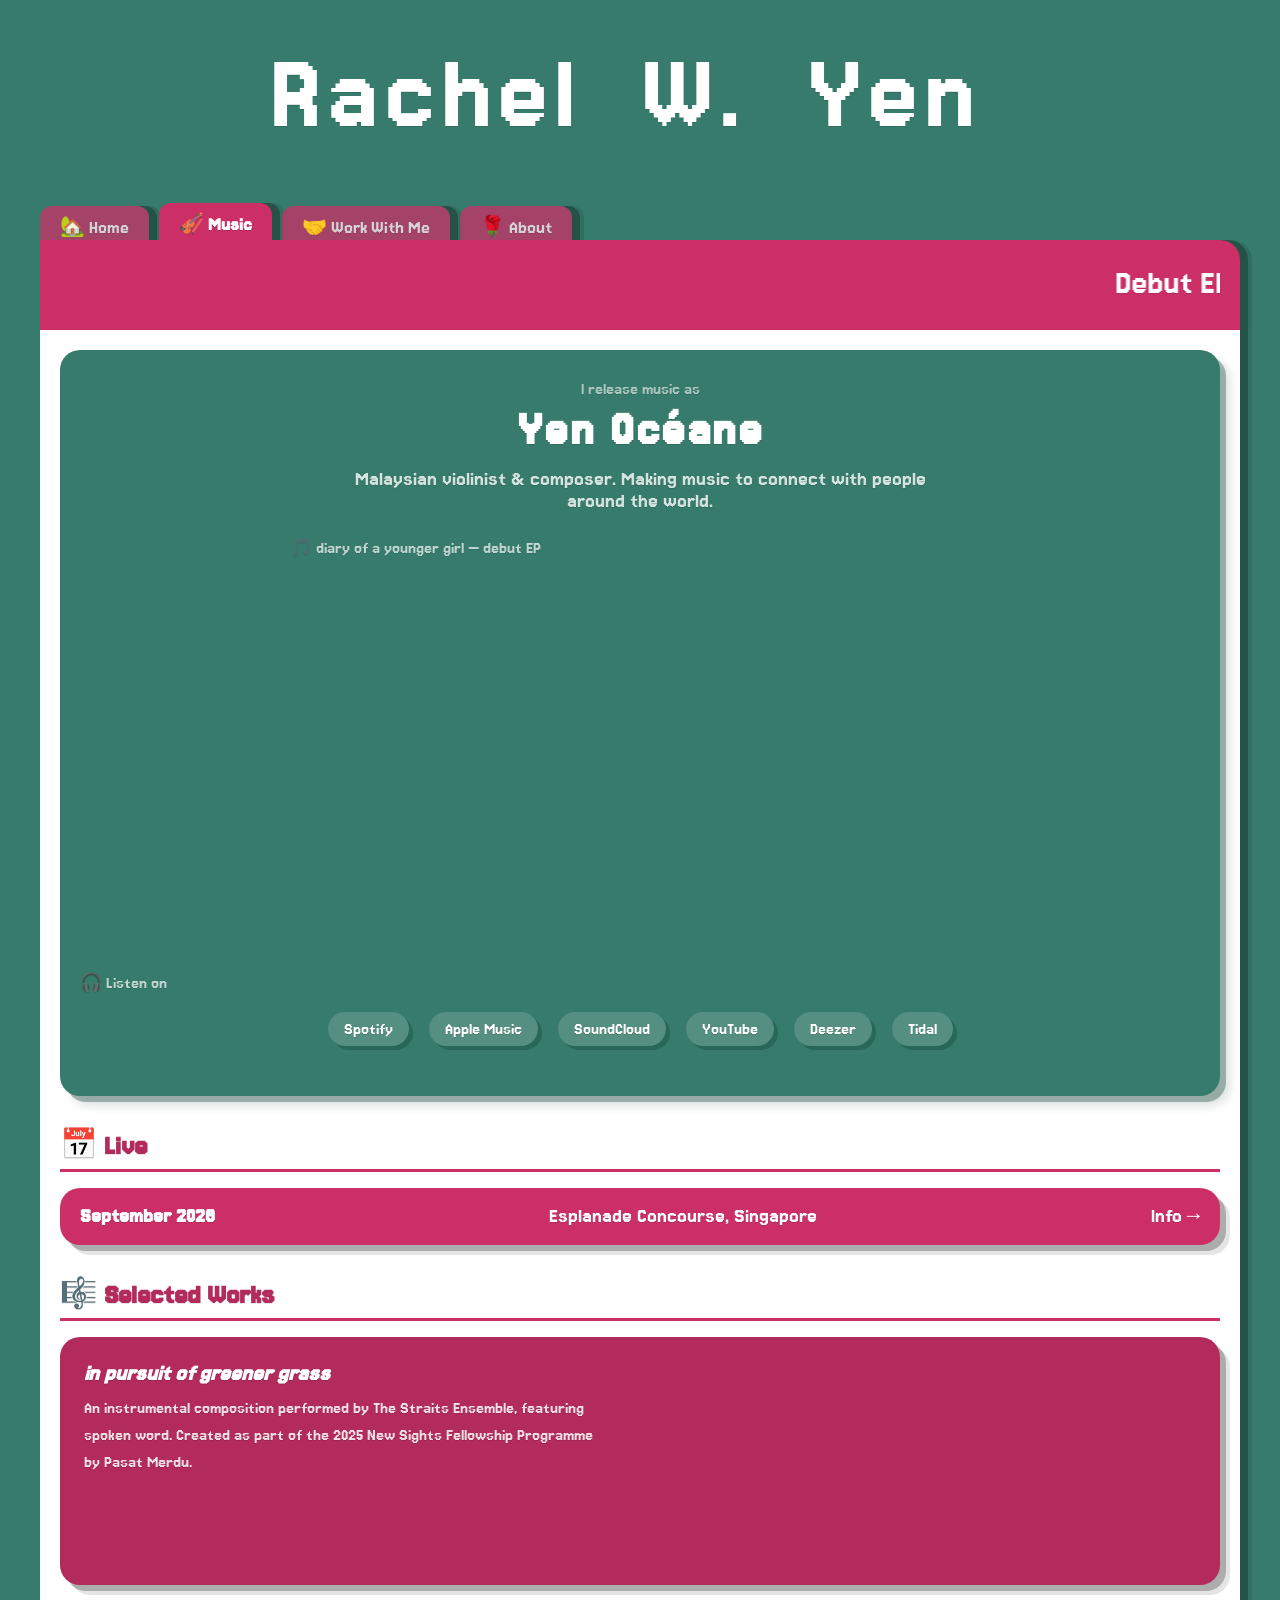
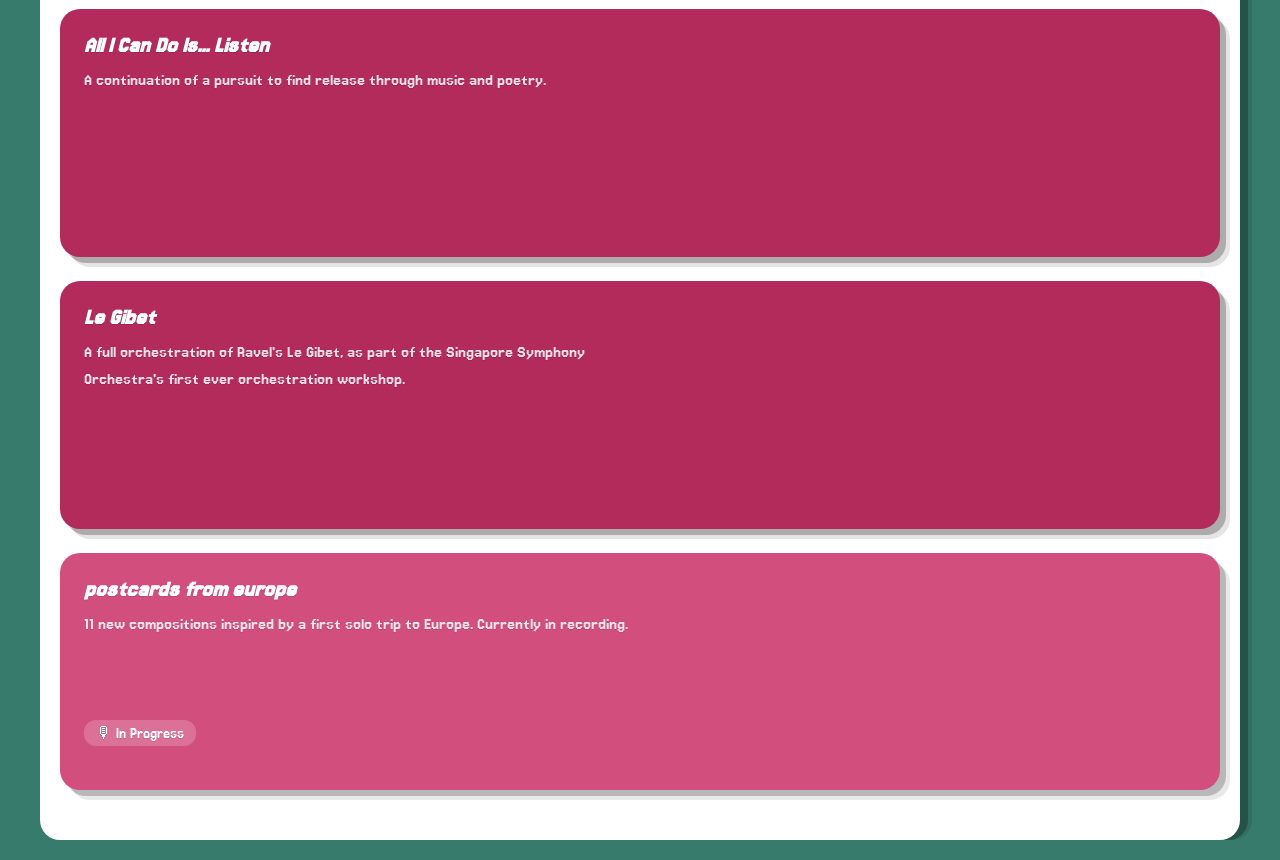
<file: music.html>
<!DOCTYPE html>
<!--
(ง'̀-'́)ง
COPYRIGHT: RACHEL W.YEN 2025 // @ratiorae
-->
<html>

<head>
    <title>Music — RACHEL W.YEN</title>
    <meta name="viewport" content="width=device-width, initial-scale=1.0">
    <link rel="preconnect" href="https://fonts.googleapis.com">
    <link rel="preconnect" href="https://fonts.gstatic.com" crossorigin>
    <link href="https://fonts.googleapis.com/css2?family=Jersey+15&display=swap" rel="stylesheet">
    <link href="https://fonts.googleapis.com/css2?family=Montserrat+Alternates:ital,wght@0,100;0,200;0,300;0,400;0,500;0,600;0,700;0,800;0,900;1,100;1,200;1,300;1,400;1,500;1,600;1,700;1,800;1,900&display=swap" rel="stylesheet">
    <link href="https://fonts.googleapis.com/css?family=Press+Start+2P&display=swap" rel="stylesheet">
    <link rel="stylesheet" href="style.css">
</head>

<body>
<div class="page-wrap">

    <!-- TITLE -->
    <div id="title">Rachel W. Yen</div>

    <!-- BROWSER TAB NAV -->
    <div id="nav-tabs">
        <a href="index.html" class="nav-tab">🏡 Home</a>
        <a href="music.html" class="nav-tab active">🎻 Music</a>
        <a href="work.html" class="nav-tab">🤝 Work With Me</a>
        <a href="about.html" class="nav-tab">🌹 About</a>
    </div>

    <!-- MARQUEE -->
    <div id="marquee">
        <marquee>Debut EP 'diary of a younger girl' — streaming now ✨ New compositions coming soon 🎻</marquee>
    </div>

    <!-- MAIN BOX -->
    <div id="box">

        <!-- ① YEN OCÉANE SECTION -->
        <div class="yen-oceane-section">
            <div class="yen-oceane-header">
                <p class="yen-oceane-label">I release music as</p>
                <h2 class="yen-oceane-title">Yen Océane</h2>
                <p class="yen-oceane-bio">Malaysian violinist & composer. Making music to connect with people around the world.</p>
            </div>

            <!-- EP EMBED -->
            <div class="music-embed-wrap">
                <p class="embed-label">🎵 diary of a younger girl — debut EP</p>
                <iframe style="border-radius:12px"
                    src="https://open.spotify.com/embed/album/3Xf7MhA4Eh72TPc9vlnu2V?utm_source=generator&theme=0"
                    width="100%" height="352" frameborder="0"
                    allowfullscreen=""
                    allow="autoplay; clipboard-write; encrypted-media; fullscreen; picture-in-picture"
                    loading="lazy">
                </iframe>
            </div>

            <!-- STREAMING LINKS -->
            <div class="streaming-links">
                <p class="embed-label">🎧 Listen on</p>
                <div id="button-hole">
                    <div class="stream-btn"><a href="https://open.spotify.com/artist/6Crds2fHISKu5I7xBIWRfW" target="_blank">Spotify</a></div>
                    <div class="stream-btn"><a href="https://music.apple.com/sg/artist/yen-oc%C3%A9ane/1644568569?app=music" target="_blank">Apple Music</a></div>
                    <div class="stream-btn"><a href="https://soundcloud.com/yenoceane" target="_blank">SoundCloud</a></div>
                    <div class="stream-btn"><a href="https://www.youtube.com/channel/UCryc1lHwB6cFObjr_My-DqA" target="_blank">YouTube</a></div>
                    <div class="stream-btn"><a href="https://link.deezer.com/s/32RpYv4Yj1y2nWTDvzWja" target="_blank">Deezer</a></div>
                    <div class="stream-btn"><a href="https://tidal.com/album/511466817/u" target="_blank">Tidal</a></div>
                </div>
            </div>
        </div>

        <!-- ② LIVE SECTION -->
        <div class="section-header">
            <h2>📅 Live</h2>
        </div>
        <div class="live-section">
            <div class="live-item">
                <span class="live-date">September 2026</span>
                <span class="live-venue">Esplanade Concourse, Singapore</span>
                <a href="https://esplanade.com" target="_blank" class="live-link">Info →</a>
            </div>
            <!-- Add more dates here as needed -->
        </div>

        <!-- ③ SELECTED WORKS -->
        <div class="section-header">
            <h2>🎼 Selected Works</h2>
        </div>
        <div class="works-grid">

            <div class="work-card">
                <div class="work-card-info">
                    <h3>in pursuit of greener grass</h3>
                    <p>An instrumental composition performed by The Straits Ensemble, featuring spoken word. Created as part of the 2025 New Sights Fellowship Programme by Pasat Merdu.</p>
                </div>
                <div class="work-embed">
                    <iframe width="100%" height="200"
                        src="https://www.youtube.com/embed/fRMQqJ8M50o"
                        frameborder="0"
                        allow="accelerometer; autoplay; clipboard-write; encrypted-media; gyroscope; picture-in-picture"
                        allowfullscreen>
                    </iframe>
                </div>
            </div>

            <div class="work-card">
                <div class="work-card-info">
                    <h3>All I Can Do Is... Listen</h3>
                    <p>A continuation of a pursuit to find release through music and poetry.</p>
                </div>
                <div class="work-embed">
                    <iframe width="100%" height="200"
                        src="https://youtu.be/LyQEUe9l1Ec?si=vzCb7bY_pfmWK6uf"
                        frameborder="0"
                        allow="autoplay">
                    </iframe>
                </div>
            </div>

            <!-- SSO Orchestration -->
            <div class="work-card">
                <div class="work-card-info">
                    <h3>Le Gibet</h3>
                    <p>A full orchestration of Ravel's Le Gibet, as part of the Singapore Symphony Orchestra's first ever orchestration workshop.</p>
                </div>
                <div class="work-embed">
                    <iframe width="100%" height="200"
                        src="https://on.soundcloud.com/9HOY16mLay8gWbM83E"
                        frameborder="0"
                        allow="accelerometer; autoplay; clipboard-write; encrypted-media; gyroscope; picture-in-picture"
                        allowfullscreen>
                    </iframe>
                </div>
            </div>

            <!-- postcards from europe -->
            <div class="work-card work-card-upcoming">
                <div class="work-card-info">
                    <h3>postcards from europe</h3>
                    <p>11 new compositions inspired by a first solo trip to Europe. Currently in recording.</p>
                    <span class="coming-soon-tag">🎙 In Progress</span>
                </div>
            </div>

        </div>

    </div>
    <!-- END MAIN BOX -->

</div>
<!-- END PAGE WRAP -->

<!-- TITLE BOUNCE ANIMATION -->
<script>
document.addEventListener("DOMContentLoaded", function () {
    const titleEl = document.getElementById("title");
    const originalText = titleEl.textContent.trim();

    function animateTitle() {
        titleEl.textContent = "";
        const words = originalText.split(" ");
        words.forEach((word, wordIndex) => {
            const wordSpan = document.createElement("span");
            wordSpan.className = "word";
            [...word].forEach((char, i) => {
                const letterSpan = document.createElement("span");
                letterSpan.className = "letter";
                letterSpan.textContent = char;
                letterSpan.style.animationDelay = `${(wordIndex * 0.2 + i * 0.05)}s`;
                wordSpan.appendChild(letterSpan);
            });
            titleEl.appendChild(wordSpan);
            titleEl.appendChild(document.createTextNode(" "));
        });
    }

    animateTitle();
    setInterval(() => { titleEl.innerHTML = ""; animateTitle(); }, 15000);
});
</script>

</body>
</html>
</file>
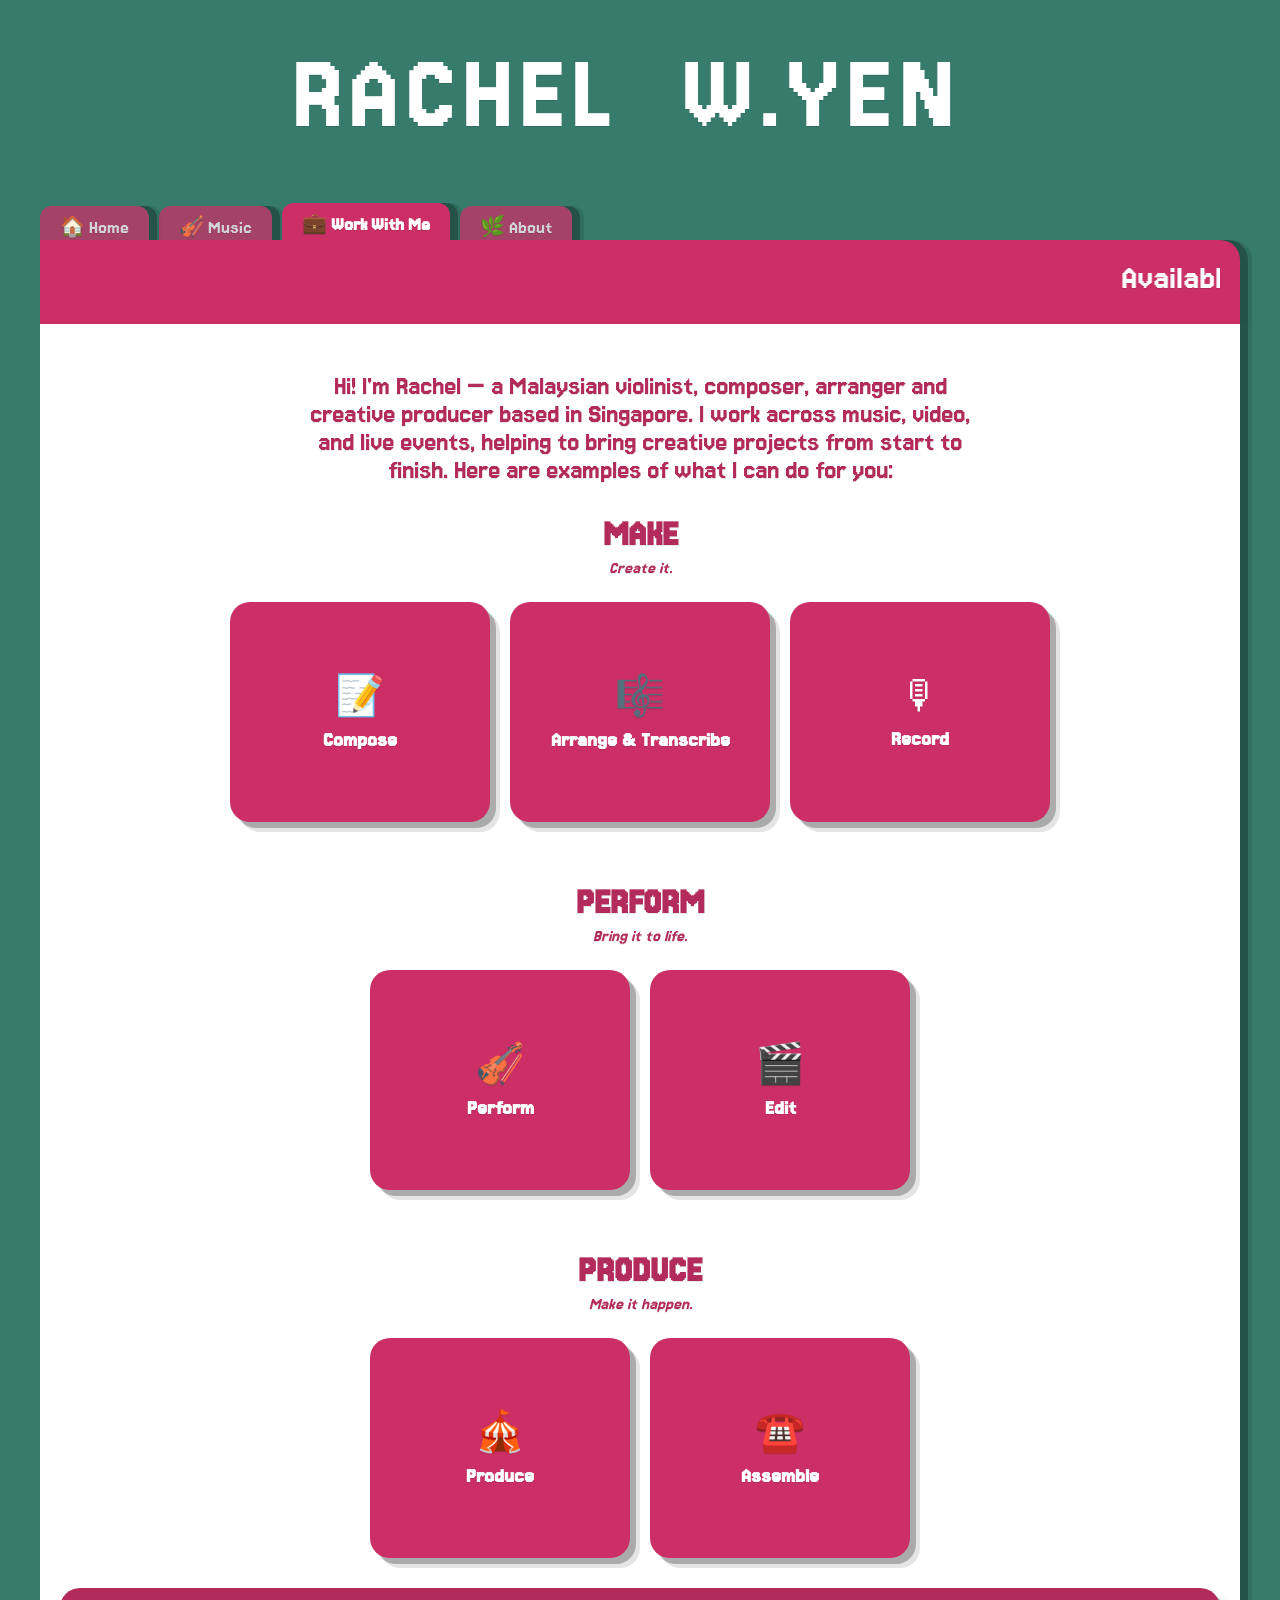
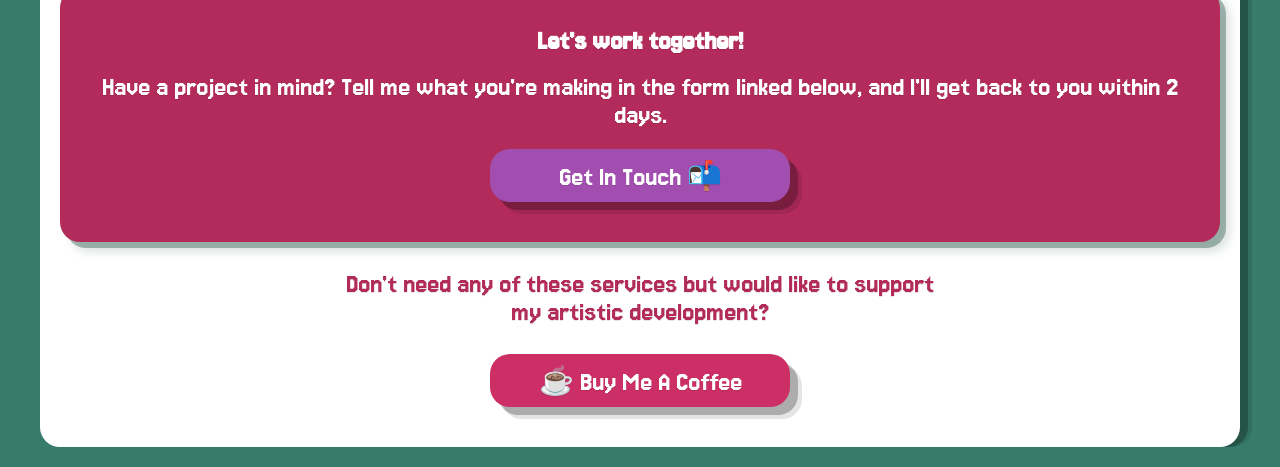
<file: work.html>
<!DOCTYPE html>
<!--
(ง'̀-'́)ง
COPYRIGHT: RACHEL W.YEN 2025 // @ratiorae
-->
<html>

<head>
    <title>Work With Me — Rachel W.yen</title>
    <meta name="viewport" content="width=device-width, initial-scale=1.0">
    <link rel="preconnect" href="https://fonts.googleapis.com">
    <link rel="preconnect" href="https://fonts.gstatic.com" crossorigin>
    <link href="https://fonts.googleapis.com/css2?family=Jersey+15&display=swap" rel="stylesheet">
    <link href="https://fonts.googleapis.com/css2?family=Montserrat+Alternates:ital,wght@0,100;0,200;0,300;0,400;0,500;0,600;0,700;0,800;0,900;1,100;1,200;1,300;1,400;1,500;1,600;1,700;1,800;1,900&display=swap" rel="stylesheet">
    <link href="https://fonts.googleapis.com/css?family=Press+Start+2P&display=swap" rel="stylesheet">
    <link rel="stylesheet" href="style.css">
</head>

<body>
<div class="page-wrap">

    <!-- TITLE -->
<div id="title">RACHEL W.YEN</div>

<!-- BROWSER TAB NAV -->
<div id="nav-tabs">
    <a href="index.html" class="nav-tab">🏠 Home</a>
    <a href="music.html" class="nav-tab">🎻 Music</a>
    <a href="work.html" class="nav-tab active">💼 Work With Me</a>
    <a href="about.html" class="nav-tab">🌿 About</a>
</div>

<!-- MARQUEE -->
<div id="marquee">
    <marquee>Available for music, media, events, and any creative projects!</marquee>
</div>

<!-- MAIN BOX -->
<div id="box">

    <div class="work-intro">
        <p>Hi! I'm Rachel — a Malaysian violinist, composer, arranger and creative producer based in Singapore. I work across music, video, and live events, helping to bring creative projects from start to finish. Here are examples of what I can do for you:</p>
    </div>

    <!-- OFFERINGS -->
    <div class="offerings-grid">

        <!-- MAKE -->
        <div class="offering-group">

            <div class="offering-heading">
                <h2>MAKE</h2>
                <p>Create it.</p>
            </div>

            <div class="offering-cards">

                <!-- COMPOSE -->
                <div class="offering-card" onclick="this.classList.toggle('flipped')">
                    <div class="card-inner">
                        <div class="card-front">
                            <div class="offering-icon">📝</div>
                            <h3>Compose</h3>
                        </div>

                        <div class="card-back">
                            <p>Original music for screen, stage, and other creative projects.</p>
                            <span class="card-examples">Film scores · Theatre · Songwriting · Installations</span>
                        </div>
                    </div>
                </div>

                <!-- ARRANGE & TRANSCRIBE -->
                <div class="offering-card" onclick="this.classList.toggle('flipped')">
                    <div class="card-inner">
                        <div class="card-front">
                            <div class="offering-icon">🎼</div>
                            <h3>Arrange &amp; Transcribe</h3>
                        </div>

                        <div class="card-back">
                            <p>Arrangements and scores tailored for any ensemble or occasion.</p>
                            <span class="card-examples">Orchestration · String arrangements · Transcriptions</span>
                        </div>
                    </div>
                </div>

                <!-- RECORD -->
                <div class="offering-card" onclick="this.classList.toggle('flipped')">
                    <div class="card-inner">
                        <div class="card-front">
                            <div class="offering-icon">🎙</div>
                            <h3>Record</h3>
                        </div>

                        <div class="card-back">
                            <p>Musical layers and performances for your recordings and productions.</p>
                            <span class="card-examples">Strings · Remote recording · Synths · Vocals</span>
                        </div>
                    </div>
                </div>

            </div>
        </div>


        <!-- PERFORM -->
        <div class="offering-group">

            <div class="offering-heading">
                <h2>PERFORM</h2>
                <p>Bring it to life.</p>
            </div>

            <div class="offering-cards">

                <!-- PERFORM -->
                <div class="offering-card" onclick="this.classList.toggle('flipped')">
                    <div class="card-inner">
                        <div class="card-front">
                            <div class="offering-icon">🎻</div>
                            <h3>Perform</h3>
                        </div>

                        <div class="card-back">
                            <p>Violin/Fiddle for concerts, recordings, events, pit orchestras and more.</p>
                            <span class="card-examples">Classical · Pop/Rock · Jazz/Blues · Folk/World</span>
                        </div>
                    </div>
                </div>

                <!-- EDIT -->
                <div class="offering-card" onclick="this.classList.toggle('flipped')">
                    <div class="card-inner">
                        <div class="card-front">
                            <div class="offering-icon">🎬</div>
                            <h3>Edit</h3>
                        </div>

                        <div class="card-back">
                            <p>Video editing for creative and promotional content.</p>
                            <span class="card-examples">Social media · Interviews · Performance reels · Event recaps</span>
                        </div>
                    </div>
                </div>

            </div>
        </div>


        <!-- PRODUCE -->
        <div class="offering-group">

            <div class="offering-heading">
                <h2>PRODUCE</h2>
                <p>Make it happen.</p>
            </div>

            <div class="offering-cards">

                <!-- PRODUCE -->
                <div class="offering-card" onclick="this.classList.toggle('flipped')">
                    <div class="card-inner">
                        <div class="card-front">
                            <div class="offering-icon">🎪</div>
                            <h3>Produce</h3>
                        </div>

                        <div class="card-back">
                            <p>Production and coordination for performances, events, and creative projects.</p>
                            <span class="card-examples">Event production · Project coordination · Artist liaison</span>
                        </div>
                    </div>
                </div>

                <!-- ASSEMBLE -->
                <div class="offering-card" onclick="this.classList.toggle('flipped')">
                    <div class="card-inner">
                        <div class="card-front">
                            <div class="offering-icon">☎️</div>
                            <h3>Assemble</h3>
                        </div>

                        <div class="card-back">
                            <p>Need a group? I can put together the right musicians for your project or event.</p>
                            <span class="card-examples">String quartets/ensembles · Pop/rock bands · Jazz combos</span>
                        </div>
                    </div>
                </div>

            </div>
        </div>

    </div>

    <!-- CTA -->
    <div id="stuff">
        <h1>Let's work together!</h1>
        <p class="work-cta-text">Have a project in mind? Tell me what you're making in the form linked below, and I'll get back to you within 2 days.</p>

        <div id="button-hole">
            <div id="buttons">
                <a href="/hello" target="_blank">
                    Get In Touch 📬
                </a>
            </div>
        </div>
    </div>

    <!-- BUY ME A COFFEE -->
    <div class="coffee-section">
        <p>Don't need any of these services but would like to support my artistic development?</p>

        <div id="button-hole">
            <div id="buttons2">
                <a href="https://buymeacoffee.com/ratiorae/" target="_blank">
                    ☕️ Buy Me A Coffee
                </a>
            </div>
        </div>
    </div>

</div>
<!-- END MAIN BOX -->

</div>
<!-- END PAGE WRAP -->

<!-- TITLE BOUNCE ANIMATION -->
<script>
document.addEventListener("DOMContentLoaded", function () {
    const titleEl = document.getElementById("title");
    const originalText = titleEl.textContent.trim();

    function animateTitle() {
        titleEl.textContent = "";
        const words = originalText.split(" ");
        words.forEach((word, wordIndex) => {
            const wordSpan = document.createElement("span");
            wordSpan.className = "word";
            [...word].forEach((char, i) => {
                const letterSpan = document.createElement("span");
                letterSpan.className = "letter";
                letterSpan.textContent = char;
                letterSpan.style.animationDelay = `${(wordIndex * 0.2 + i * 0.05)}s`;
                wordSpan.appendChild(letterSpan);
            });
            titleEl.appendChild(wordSpan);
            titleEl.appendChild(document.createTextNode(" "));
        });
    }

    animateTitle();
    setInterval(() => { titleEl.innerHTML = ""; animateTitle(); }, 15000);
});
</script>

</body>
</html>
</file>
<file: style.css>
/* =============================================
   (ง'̀-'́)ง
   COPYRIGHT: RACHEL W.YEN 2025 // @ratiorae
   #2 Razzle Dazzle Rose
   ============================================= */

/* ── Variables ── */
:root {
    --bg:         #367b6b;
    --body-text:  #b22b5a;
    --link:       #a24db0;
    --title:      #fff;
    --marquee-bg: #cb2f66;
    --marquee-text: #fff;
    --image-bg:   #cb2f66;
    --box-bg:     #fff;
    --button-bg:  #a24db0;
    --footer-bg:  #b22b5a;
    --font-main:  'Jersey 15', Courier, monospace;
    --shadow-dark: rgba(0, 0, 0, 0.25);
    --shadow-darker: rgba(0, 0, 0, 0.1);
    --shadow-green: rgba(18, 66, 54, 0.35);
    --shadow-green-soft: rgba(18, 66, 54, 0.15);
}

/* ── Reset & Base ── */
*, *::before, *::after {
    box-sizing: border-box;
}

body {
    background-color: var(--bg);
    color: var(--body-text);
    padding: 20px;
    font-family: var(--font-main);
    font-size: 10vw;
    text-shadow: 0 1px 0 rgba(0,0,0,0.1);
    margin: 0;
}

a:link, a:active, a:visited {
    color: var(--link);
    text-decoration: none;
    transition-duration: 0.5s;
}

a:hover {
    color: var(--bg);
    transition-duration: 0.5s;
}

/* ── Layout ── */
.page-wrap {
    max-width: 1250px;
    width: 100%;
    margin: 0 auto;
    padding: 0 20px;
    box-sizing: border-box;
}

/* ── Title ── */
#title {
    color: var(--title);
    text-align: center;
    font-size: clamp(9vw, 5vw + 2rem, 80px);
    line-height: 1.3;
    margin: 0 auto 30px auto;
    padding: 0 5vw;
    max-width: 100%;
    overflow-wrap: break-word;
    word-break: normal;
    white-space: nowrap;
    display: block;
    letter-spacing: 0.05em;
}

.word {
    display: inline-block;
    white-space: nowrap;
    margin-right: 0.25em;
}

.letter {
    display: inline-block;
    animation: bounceOnce 1s ease forwards;
}

/* ── Marquee ── */
#marquee {
    background-color: var(--marquee-bg);
    color: var(--marquee-text);
    padding: 20px;
    width: 100%;
    font-size: 36px;
    margin: auto;
    position: relative;
    z-index: 20;
    box-sizing: border-box;
    border-top-left-radius: 0;
    border-top-right-radius: 20px;
    box-shadow: 8px 0 0 0 rgba(0, 0, 0, 0.25),
    12px 0 0 0 rgba(0, 0, 0, 0.1);
}

/* ── Browser Tab Navigation ── */
#nav-tabs {
    display: flex;
    gap: 10px;
    padding: 0;
    margin: 0;
    align-items: flex-end;
    background: transparent;
    position: relative;
    z-index: 10;
    overflow: visible;
}

.nav-tab {
    background-color: rgba(203, 47, 102, 0.75);
    font-family: var(--font-main);
    font-size: clamp(12px, 2vw, 20px);
    padding: 8px 20px;
    border-top-left-radius: 12px;
    border-top-right-radius: 12px;
    border-bottom: none;
    cursor: pointer;
    text-decoration: none;
    display: inline-block;
    transition: opacity 0.2s, background-color 0.2s, transform 0.2s;
    transform: translateY(6px);
    box-shadow: 8px 0 0 rgba(0, 0, 0, 0.25),
    12px 0 0 rgba(0, 0, 0, 0.1);
    position: relative;
    overflow: visible;
    z-index: auto;
}

.nav-tab:link, .nav-tab:visited {
    color: #d3d3d3;
}

.nav-tab:hover {
    opacity: 1;
    color: var(--marquee-text);
    transform: translateY(0px);
}

.nav-tab.active {
    background-color: var(--marquee-bg);
    color: var(--marquee-text);
    opacity: 1;
    transform: translateY(3px);
    font-weight: bold;
}

.nav-tab.active:hover {
    color: var(--marquee-text);
}

/* ── Main Box ── */
#box {
    background-color: var(--box-bg);
    padding: 20px;
    width: 100%;
    text-align: center;
    margin: auto;
    box-sizing: border-box;
    z-index: 30;
    border-bottom-left-radius: 20px;
    border-bottom-right-radius: 20px;
    border-top-right-radius: 0;
    border-top-left-radius: 0;
    box-shadow:
        8px 0 0 var(--shadow-dark),
        12px 0 0 var(--shadow-darker);
}

/* ── Hero + Bio ── */
.hero-bio-wrap {
    display: flex;
    gap: 20px;
    justify-content: center;
    align-items: center;
    flex-wrap: wrap;
    width: 100%;
    box-sizing: border-box;
}

#hero {
    background: var(--image-bg);
    padding: 20px;
    border-radius: 20px;
    display: inline-block;
    box-sizing: border-box;
    width: fit-content;
    max-width: 400px;
    box-shadow:
        6px 6px 0 var(--shadow-green),
        10px 10px 10px var(--shadow-green-soft);
}

#hero img {
    width: 100%;
    display: block;
    max-width: 400px;
}

#hero:hover {
    animation: shake 0.7s;
    animation-iteration-count: 1;
}

#bio {
    padding: 20px;
    text-align: left;
    width: 100%;
    max-width: 400px;
    height: auto;
    font-size: clamp(18px, 4vw, 28px);
    flex: 1 1 300px;
    box-sizing: border-box;
}

/* ── Buttons ── */
#button-hole {
    display: flex;
    flex-wrap: wrap;
    justify-content: center;
    gap: 20px;
    margin: 20px auto;
}

#buttons {
    background-color: var(--button-bg);
    padding: 10px 20px;
    border-radius: 20px;
    box-shadow: 8px 8px 0 var(--shadow-dark),
                12px 12px 0 var(--shadow-darker);
    font-size: clamp(18px, 4vw, 28px);
    text-align: center;
    flex: 0 0 auto;
    max-width: 300px;
    width: 100%;
    box-sizing: border-box;
    display: flex;
    align-items: center;
    justify-content: center;
    height: auto;
}

#buttons:hover {
    animation: shake 0.7s;
    animation-iteration-count: 1;
}

#buttons a {
    color: var(--marquee-text);
    font-size: clamp(20px, 5vw, 28px);
    text-decoration: none;
    display: flex;
    flex-wrap: nowrap;
    align-items: center;
    justify-content: center;
    gap: 10px;
    width: 100%;
    text-align: center;
    white-space: nowrap;
}

#buttons img {
    height: 24px;
    max-width: 1.5em;
    width: auto;
    flex-shrink: 0;
}

#buttons img:hover { animation: none !important; }

#buttons2 {
    background-color: var(--marquee-bg);
    padding: 10px 20px;
    border-radius: 20px;
    box-shadow: 8px 8px 0 var(--shadow-dark),
                12px 12px 0 var(--shadow-darker);
    font-size: clamp(20px, 5vw, 28px);
    text-align: center;
    flex: 0 0 auto;
    max-width: 300px;
    width: 100%;
    box-sizing: border-box;
    display: flex;
    align-items: center;
    justify-content: center;
    height: auto;
}

#buttons2:hover {
    animation: shake 0.7s;
    animation-iteration-count: 1;
}

#buttons2 a {
    color: var(--marquee-text);
    text-decoration: none;
    display: flex;
    flex-wrap: nowrap;
    align-items: center;
    justify-content: center;
    gap: 10px;
    width: 100%;
    text-align: center;
    white-space: nowrap;
}

#buttons2 img {
    height: 24px;
    max-width: 1.5em;
    width: auto;
    flex-shrink: 0;
}

#buttons2 img:hover { animation: none !important; }

/* ── Social / SNS ── */
h2 {
    font-size: 3vw;
}

#sns {
    margin-top: 5px;
    color: var(--bg);
    font-size: 16px;
}

#sns h1 { font-size: 10vw; text-decoration: underline; }
#sns img { width: 40px; }
#sns img:hover {
    animation: shake 0.7s;
    animation-iteration-count: 1;
}

/* ── Footer / Stuff ── */
#stuff {
    background-color: var(--footer-bg);
    text-align: center;
    color: #fff;
    padding: 20px;
    margin-top: 20px;
    border-radius: 20px;
    box-shadow:
        6px 6px 0 var(--shadow-green),
        10px 10px 10px var(--shadow-green-soft);
}

#stuff h1 { font-size: clamp(18px, 4vw, 28px); }
#stuff p  { font-size: clamp(18px, 4vw, 28px); margin: auto; }
#stuff a:link { color: var(--marquee-text); }
#stuff img { width: 40px; }
#stuff img:hover {
    animation: shake 0.7s;
    animation-iteration-count: 1;
}

/* ── Tooltip ── */
#s-m-t-tooltip {
    background-color: var(--marquee-bg);
    color: #fff;
    font-family: var(--font-main);
    font-size: 20px;
    margin: 10px;
    padding: 5px;
    width: auto;
    z-index: 9999;
    line-height: 16px;
    word-wrap: break-word;
    text-align: center;
    border-radius: 8px;
    box-shadow: 2px 2px 8px rgba(0,0,0,0.2);
}

/* ── Popup ── */
.popup {
    position: relative;
    display: inline-block;
    cursor: pointer;
    -webkit-user-select: none;
    -moz-user-select: none;
    -ms-user-select: none;
    user-select: none;
}

.popup .popuptext {
    visibility: hidden;
    opacity: 0;
    width: 160px;
    background-color: var(--marquee-bg);
    color: #fff;
    text-align: center;
    border-radius: 6px;
    padding: 8px 0;
    position: absolute;
    z-index: 1;
    bottom: 125%;
    left: 50%;
    margin-left: -80px;
    transition: opacity 0.5s ease;
}

.popup .popuptext::after {
    content: "";
    position: absolute;
    top: 100%;
    left: 50%;
    margin-left: -5px;
    border-width: 5px;
    border-style: solid;
    border-color: var(--marquee-bg) transparent transparent transparent;
}

.popup .show    { visibility: visible; opacity: 1; animation: fadeIn 0.5s forwards; }
.popup .fadeOut { animation: fadeOut 0.5s forwards; }

/* ── Media Shelf Slide-up Tab ── */
#shelf-tab {
    position: fixed;
    top: 70%;
    right: 0;
    transform: translateX(calc(100% - 36px)) translateY(-50%);
    z-index: 1000;
    display: flex;
    flex-direction: row;
    align-items: flex-end;
    transition: transform 0.4s ease;
}

#shelf-tab.open {
   transform: translateX(0%) translateY(-50%);
}

#shelf-handle {
    background-color: var(--marquee-bg);
    color: var(--marquee-text);
    font-family: var(--font-main);
    font-size: clamp(12px, 1.5vw, 18px);
    padding: 20px 8px;
    border-top-left-radius: 12px;
    border-bottom-left-radius: 12px;
    border-top-right-radius: 0;
    border-bottom-right-radius: 0;
    cursor: pointer;
    user-select: none;
    writing-mode: vertical-rl;
    text-orientation: mixed;
    transition: background-color 0.2s;
    order: 1;
    position: relative;
    z-index: 2;
    box-shadow: -4px 4px 0 var(--shadow-dark);
}

#shelf-handle:hover {
    background-color: var(--button-bg);
}

#shelf-handle span {
   display: block;
   word-spacing: 5px;
}

#shelf-panel {
    background-color: var(--box-bg);
    color: var(--body-text);
    width: 250px;
    overflow: hidden;
    padding: 20px;
    border-top-left-radius: 12px;
    border-bottom-left-radius: 0;
    font-size: clamp(14px, 1.8vw, 20px);
    text-align: left;
    order: 2;
    position: relative;
    z-index: 1;
    box-shadow: -4px 4px 0 var(--shadow-dark);
}

#shelf-panel h3 {
    margin-top: 0;
    font-size: clamp(16px, 2vw, 22px);
    color: var(--marquee-bg);
}

#shelf-panel ul {
    padding-left: 16px;
    margin: 8px 0;
}

#shelf-panel li {
    margin-bottom: 6px;
    font-size: clamp(12px, 1.5vw, 16px);
}

/* ── Work With Me ── */
.work-intro {
    font-size: clamp(18px, 4vw, 28px);
    margin: 20px auto 30px auto;
    max-width: 700px;
    color: var(--body-text);
}

.offerings-grid {
    display: flex;
    flex-direction: column;
    gap: 60px;
    margin: 0 auto 30px auto;
    max-width: 900px;
}

.offering-group {
    width: 100%;
}

.offering-heading {
    text-align: center;
    margin-bottom: 25px;
}

.offering-heading h2 {
    font-family: var(--font-main);
    font-size: clamp(28px, 5vw, 40px);
    margin: 0;
    color: var(--body-text);
}

.offering-heading p {
    font-family: var(--font-main);
    font-size: clamp(14px, 2vw, 18px);
    margin: 5px 0 0;
    color: var(--body-text);
    font-style: italic;
}

.offering-cards {
    display: flex;
    flex-wrap: wrap;
    gap: 20px;
    justify-content: center;
    align-items: start;
}

/* ── Flip Card ── */
.offering-card {
    flex: 0 1 260px;
    max-width: 260px;
    height: 220px;
    cursor: pointer;
    perspective: 1000px;
}

.card-inner {
    position: relative;
    width: 100%;
    height: 100%;
    min-height: 160px;
    transform-style: preserve-3d;
    transition: transform 0.5s ease;
    border-radius: 20px;
}

.offering-card.flipped .card-inner {
    transform: rotateY(180deg);
}

.card-front, .card-back {
    position: absolute;
    width: 100%;
    height: 100%;
    backface-visibility: hidden;
    -webkit-backface-visibility: hidden;
    border-radius: 20px;
    display: flex;
    flex-direction: column;
    align-items: center;
    justify-content: center;
    padding: 20px;
    box-sizing: border-box;
    box-shadow:
        6px 6px 0 var(--shadow-dark),
        10px 10px 0 var(--shadow-darker);
}

.card-front {
    background-color: var(--marquee-bg);
    color: #fff;
}

.card-back {
    background-color: var(--footer-bg);
    color: #fff;
    transform: rotateY(180deg);
    box-shadow: -6px 6px 0 var(--shadow-dark);
}

.offering-icon {
    font-size: 2.5rem;
    margin-bottom: 10px;
}

.offering-card h3 {
    font-family: var(--font-main);
    font-size: clamp(18px, 3vw, 22px);
    margin: 0;
    color: #fff;
    text-align: center;
}

.card-back p {
    font-family: var(--font-main);
    font-size: clamp(16px, 4vw, 22px);
    color: #fff;
    margin: 0 0 10px 0;
    line-height: 1.5;
    text-align: center;
}

.card-examples {
    font-family: var(--font-main);
    font-size: clamp(13px, 3vw, 16px);
    color: rgba(255,255,255,0.75);
    text-align: center;
    font-style: italic;
}

.work-cta-text {
    font-size: clamp(18px, 4vw, 28px);
    margin-bottom: 20px;
}

.coffee-section {
    margin: 20px auto 10px auto;
    max-width: 600px;
    font-size: clamp(18px, 4vw, 28px);
    color: var(--body-text);
}


/* ── Music Page ── */
 
/* Yen Océane section — dark teal card to signal artist identity */
.yen-oceane-section {
    background-color: var(--bg);
    border-radius: 20px;
    padding: 30px 20px;
    margin-bottom: 30px;
    box-shadow:
        6px 6px 0 var(--shadow-green),
        10px 10px 10px var(--shadow-green-soft);
    text-align: center;
}
 
.yen-oceane-label {
    color: rgba(255,255,255,0.6); /* muted white label above name */
    font-size: clamp(14px, 2vw, 18px);
    margin: 0 0 6px 0;
}
 
.yen-oceane-title {
    color: #fff;
    font-size: clamp(28px, 5vw, 52px);
    margin: 0 0 12px 0;
    font-family: var(--font-main);
    letter-spacing: 0.05em;
}
 
.yen-oceane-bio {
    color: rgba(255,255,255,0.8);
    font-size: clamp(16px, 3vw, 22px);
    margin: 0 auto 24px auto;
    max-width: 600px;
}
 
.music-embed-wrap {
    margin: 0 auto 24px auto;
    max-width: 700px;
}
 
.embed-label {
    color: rgba(255,255,255,0.7);
    font-size: clamp(14px, 2vw, 18px);
    margin: 0 0 10px 0;
    text-align: left;
}
 
/* Streaming buttons — white on teal */
.stream-btn {
    background-color: rgba(255,255,255,0.15); /* subtle white tint */
    padding: 8px 16px;
    border-radius: 20px;
    font-size: clamp(14px, 2vw, 18px);
    box-shadow: 4px 4px 0 var(--shadow-green);
    transition: background-color 0.2s;
}
 
.stream-btn:hover {
    background-color: rgba(255,255,255,0.25);
    animation: shake 0.7s;
    animation-iteration-count: 1;
}
 
.stream-btn a {
    color: #fff !important; /* override global link colour */
    text-decoration: none;
    white-space: nowrap;
}
 
/* Section headers */
.section-header {
    text-align: left;
    margin: 30px 0 16px 0;
    border-bottom: 3px solid var(--marquee-bg); /* pink underline */
    padding-bottom: 8px;
}
 
.section-header h2 {
    font-size: clamp(20px, 4vw, 30px);
    color: var(--body-text);
    margin: 0;
}
 
/* Live section — compact list */
.live-section {
    display: flex;
    flex-direction: column;
    gap: 12px;
    margin-bottom: 30px;
}
 
.live-item {
    background-color: var(--marquee-bg); /* pink, like the stuff/buttons2 style */
    color: #fff;
    border-radius: 20px;
    padding: 16px 20px;
    display: flex;
    align-items: center;
    gap: 16px;
    flex-wrap: wrap;
    box-shadow: 6px 6px 0 var(--shadow-dark),
                10px 10px 0 var(--shadow-darker);
    font-size: clamp(16px, 3vw, 22px);
}
 
.live-date {
    font-weight: bold;
    white-space: nowrap;
}
 
.live-venue {
    flex: 1; /* takes up remaining space */
}
 
.live-link {
    color: #fff !important;
    text-decoration: underline;
    white-space: nowrap;
}
 
/* Selected works grid — pink cards like stuff/buttons2 style */
.works-grid {
    display: flex;
    flex-direction: column;
    gap: 24px;
    margin-bottom: 30px;
}
 
.work-card {
    background-color: var(--footer-bg); /* deep pink */
    border-radius: 20px;
    padding: 24px;
    box-shadow: 6px 6px 0 var(--shadow-dark),
                10px 10px 0 var(--shadow-darker);
    display: flex;
    gap: 24px;
    align-items: flex-start;
    flex-wrap: wrap;
}
 
.work-card-upcoming {
    background-color: var(--marquee-bg); /* lighter pink for in-progress */
    opacity: 0.85;
}
 
.work-card-info {
    flex: 1 1 260px; /* text takes available space */
    text-align: left;
}
 
.work-card-info h3 {
    color: #fff;
    font-size: clamp(18px, 3vw, 24px);
    margin: 0 0 10px 0;
    font-family: var(--font-main);
    font-style: italic;
}
 
.work-card-info p {
    color: rgba(255,255,255,0.85);
    font-size: clamp(14px, 2.5vw, 18px);
    margin: 0;
    line-height: 1.5;
    font-family: var(--font-main);
}
 
.coming-soon-tag {
    display: inline-block;
    margin-top: 12px;
    background-color: rgba(255,255,255,0.2);
    color: #fff;
    border-radius: 12px;
    padding: 4px 12px;
    font-size: clamp(12px, 1.8vw, 16px);
}
 
.work-embed {
    flex: 1 1 300px; /* embed takes available space */
    border-radius: 12px;
    overflow: hidden; /* clips iframe to rounded corners */
}
 
.work-embed iframe {
    display: block;
    width: 100%;
    border-radius: 12px;
}

/* ── Tables ── */
table { padding-left: 5px; width: auto; margin: auto; }
td    { font-size: 25px; float: left; }
tr    { margin: auto; }
tr:after { content: ""; display: table; clear: both; }

/* ── Keyframes ── */
@keyframes shake {
    0%  { transform: translate(1px, 1px) rotate(0deg); }
    10% { transform: translate(-1px, -2px) rotate(-1deg); }
    20% { transform: translate(-3px, 0px) rotate(1deg); }
    30% { transform: translate(3px, 2px) rotate(0deg); }
}

@keyframes bounceOnce {
    0%, 20%, 50%, 80%, 100% { transform: translateY(0); }
    40% { transform: translateY(-30px); }
    60% { transform: translateY(-15px); }
}

@keyframes fadeIn  { from { opacity: 0; } to { opacity: 1; } }
@keyframes fadeOut {
    0%   { opacity: 1; visibility: visible; }
    100% { opacity: 0; visibility: hidden; }
}

/* ── Responsive ── */
@media screen and (max-width: 600px) {
    body { padding: 10px; }

    .word {
        display: block;
        white-space: nowrap;
        margin-bottom: 0.2em;
    }

    .hero-bio-wrap { flex-direction: column; align-items: center; }

    #title {
        font-size: clamp(9vw, 5vw + 2rem, 80px);
        max-width: 90vw;
        white-space: normal;
        overflow-wrap: break-word;
        word-break: normal;
        line-height: 1.2;
        text-align: center;
        margin: 0 auto;
        padding: 0;
    }

    #marquee  { font-size: 20px; padding: 10px; }
    #bio      { padding: 10px; font-size: 22px; min-height: unset; flex: none; max-width: 90vw; text-align: center; margin: auto; }
    #hero     { max-width: 90vw; }
    #box      { padding: 10px; }

    #button-hole { flex-direction: column; align-items: center; }

    #nav-tabs { gap: 3px; }
    .nav-tab  { padding: 6px 12px; font-size: 12px; }

    #shelf-tab  { right: 0; }
    #shelf-panel { width: 200px; }

   .offerings-grid {
        flex-direction: column;
        align-items: center;
    }

   .offering-group {
        width: 100%;
    }

    .offering-heading {
        margin-bottom: 20px;
    }

    .offering-heading h2 {
        font-size: clamp(26px, 8vw, 34px);
    }

    .offering-heading p {
        font-size: 15px;
        margin-top: 4px;
    }

    .offering-cards {
        flex-direction: column;
        align-items: center;
        gap: 20px;
    }

    .offering-card {
        max-width: 90vw;
        width: 100%;
        height: 220px;
    }
   .card-inner {
        min-height: 160px;
    }

    .card-front, .card-back {
        min-height: 160px;
    }

    .offering-card h3 {
        font-size: 7vw;
    }

    .card-back p {
        font-size: 6vw;
    }

    .card-examples {
        font-size: 4.5vw;
    }
}
</file>
